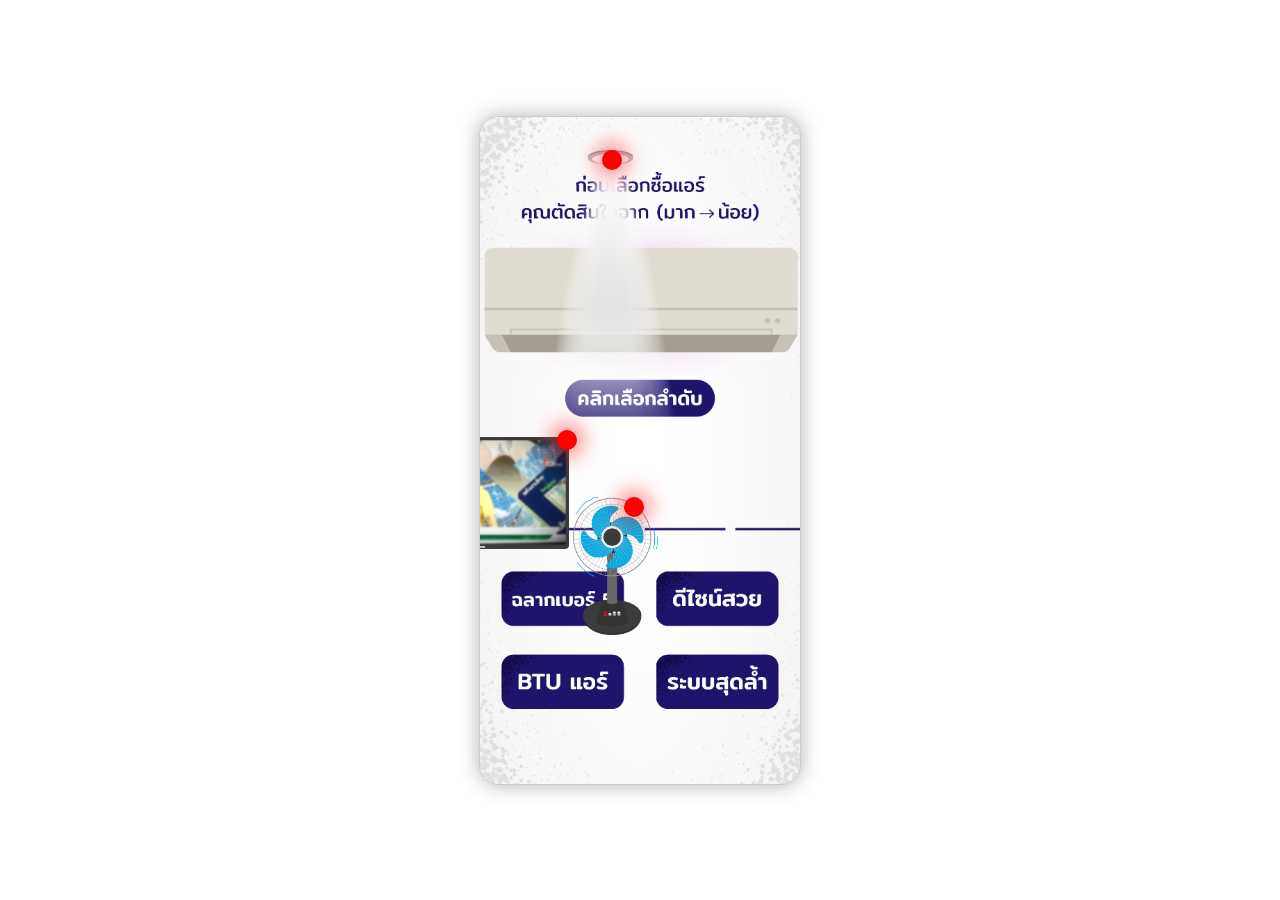
<file: demo2.html>
<!DOCTYPE html>
<html lang="en">
<head>
  <meta charset="UTF-8" />
  <meta name="viewport" content="width=device-width, initial-scale=1.0" />
  <title>SafeThai-Demo-Interactive</title>
  <style>
    @font-face {
      font-family: 'Mitr';
      src: url('/assets/fonts/Mitr-Medium.ttf') format('truetype');
    }

    body, html {
      margin: 0;
      padding: 0;
      width: 100%;
      height: 100vh;
      background-color: #fff;
      display: flex;
      justify-content: center;
      align-items: center;
      font-family: 'Mitr', Arial, sans-serif;
    }

    .mobile-screen {
      width: 100%;
      max-width: 320px;
      height: 100%;
      max-height: 667px;
      background-color: #fff;
      overflow: hidden;
      box-shadow: 0 0 20px rgba(0, 0, 0, 0.3);
      border-radius: 20px;
      position: relative;
      border: 1px solid #ccc;
    }

    .slide-container {
      width: 100%;
      height: 100%;
      position: relative;
    }

    .slide-image {
      position: absolute;
      top: 0;
      left: 0;
      width: 100%;
      height: 100%;
      object-fit: cover;
      opacity: 0;
      transition: opacity 1s ease-in-out;
    }

    .slide-image.active {
      opacity: 1;
      z-index: 1;
    }

    .text-overlay {
      position: absolute;
      left: 50%;
      transform: translateX(-50%);
      font-size: 18px;
      color: #1E146C;
      opacity: 0;
      transition: opacity 1s;
      text-align: center;
      white-space: nowrap;
      z-index: 2;
    }

    .text-top {
      top: 10%;
    }

    .text-bottom {
      bottom: 10%;
    }

    .overlay-element {
      position: absolute;
      z-index: 3;
      transition: opacity 0.5s ease;
    }

    .overlay-element.disabled {
      opacity: 0.3;
    }

    .glow-dot {
      position: absolute;
      width: 20px;
      height: 20px;
      border-radius: 50%;
      background-color: red;
      box-shadow: 0 0 20px 8px rgba(255, 0, 0, 0.4);
      z-index: 4;
      cursor: pointer;
    }
  </style>
</head>
<body>
  <div class="mobile-screen">
    <div class="slide-container" id="slideContainer">
      <img id="img1" class="slide-image" />
      <img id="img2" class="slide-image" />
    </div>
  </div>

  <script>
    const slides = [
      {
        image: "assets/images/27.webp",
        texts: [],
        duration: 10000,
        overlays: [
          {
            id: "fan",
            src: "assets/elements/turn-on-fan.png",
            top: "57%",
            left: "29%",
            width: "85px"
          },
          {
            id: "tv",
            src: "assets/elements/tv-open.png",
            top: "48%",
            left: "-27%",
            width: "175px"
          },
          {
            id: "light",
            src: "assets/elements/turn-on-light.png",
            top: "5%",
            left: "18%",
            width: "145px"
          }
        ],
        glows: [
          { id: "fan", top: "57%", left: "45%" },
          { id: "tv", top: "47%", left: "24%" },
          { id: "light", top: "5%", left: "38%" }
        ]
      }
    ];

    const container = document.getElementById("slideContainer");
    const img1 = document.getElementById("img1");
    const img2 = document.getElementById("img2");
    let currentSlide = 0;
    let isImg1Active = true;

    async function showSlide(index) {
      const slide = slides[index];
      const currentImg = isImg1Active ? img1 : img2;
      const nextImg = isImg1Active ? img2 : img1;

      nextImg.src = slide.image;
      nextImg.classList.add("active");
      currentImg.classList.remove("active");
      isImg1Active = !isImg1Active;

      container.querySelectorAll(".text-overlay, .overlay-element, .glow-dot").forEach(el => el.remove());

      // overlay elements
      if (slide.overlays) {
        slide.overlays.forEach(({ id, src, top, left, width }) => {
          const el = document.createElement("img");
          el.src = src;
          el.className = "overlay-element";
          el.dataset.id = id;
          el.style.top = top;
          el.style.left = left;
          el.style.width = width || "30px";
          container.appendChild(el);
        });
      }

      // glow dots
      if (slide.glows) {
        slide.glows.forEach(({ id, top, left }) => {
          const dot = document.createElement("div");
          dot.className = "glow-dot";
          dot.dataset.target = id;
          dot.style.top = top;
          dot.style.left = left;
          dot.onclick = () => {
            dot.remove();
            const target = container.querySelector(`.overlay-element[data-id='${id}']`);
            if (target) target.classList.add("disabled");
          };
          container.appendChild(dot);
        });
      }

      // transition timing
      const totalDelay = slide.duration || 5000;
      setTimeout(() => {
        currentSlide++;
        if (currentSlide < slides.length) showSlide(currentSlide);
      }, totalDelay);
    }

    showSlide(currentSlide);
  </script>
</body>
</html>
</file>
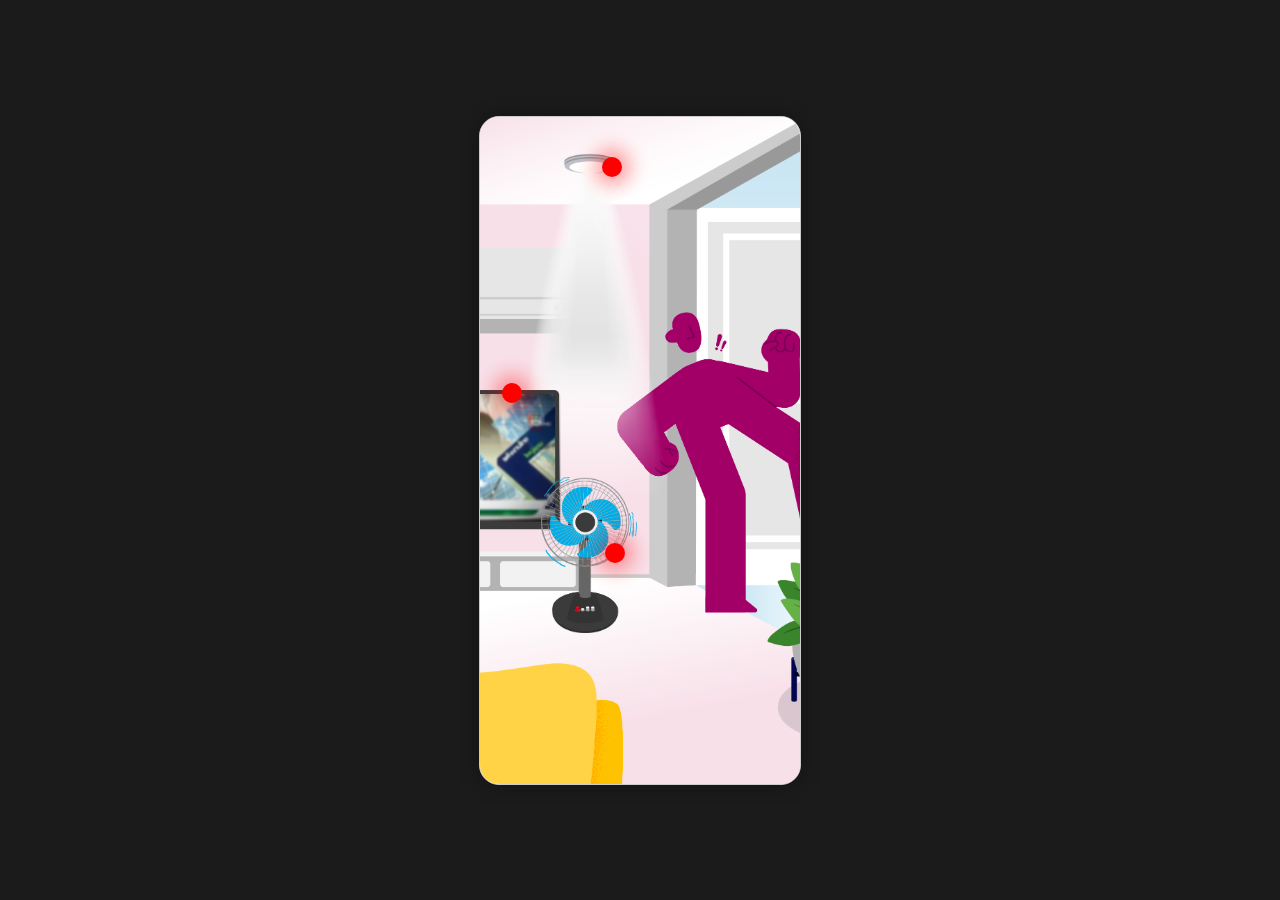
<file: demo3.html>
<!DOCTYPE html>
<html lang="en">

<head>
  <meta charset="UTF-8" />
  <meta name="viewport" content="width=device-width, initial-scale=1.0" />
  <title>SafeThai-Demo-Interactive</title>
  <style>
    @font-face {
      font-family: 'Mitr';
      src: url('/assets/fonts/Mitr-Medium.ttf') format('truetype');
    }

    body,
    html {
      margin: 0;
      padding: 0;
      width: 100%;
      height: 100vh;
      background-color: #1b1b1b;
      display: flex;
      justify-content: center;
      align-items: center;
      font-family: 'Mitr', Arial, sans-serif;
    }

    .mobile-screen {
      width: 100%;
      max-width: 320px;
      height: 100%;
      max-height: 667px;
      background-color: #fff;
      overflow: hidden;
      box-shadow: 0 0 20px rgba(0, 0, 0, 0.3);
      border-radius: 20px;
      position: relative;
      border: 1px solid #ccc;
    }

    .slide-container {
      width: 100%;
      height: 100%;
      position: relative;
    }

    .slide-image {
      position: absolute;
      top: 0;
      left: 0;
      width: 100%;
      height: 100%;
      object-fit: cover;
      opacity: 0;
      transition: opacity 1s ease-in-out;
    }

    .slide-image.active {
      opacity: 1;
      z-index: 1;
    }

    .text-overlay {
      position: absolute;
      left: 50%;
      transform: translateX(-50%);
      font-family: 'Mitr';
      font-size: 18px;
      color: #1E146C;
      opacity: 0;
      transition: opacity 1s;
      text-align: center;
      white-space: nowrap;
      z-index: 2;
    }

    .text-top {
      top: 10%;
    }

    .text-bottom {
      bottom: 10%;
    }

    .overlay {
      position: absolute;
      z-index: 3;
      transition: transform 0.3s ease;
    }

    .glow-dot {
      position: absolute;
      width: 20px;
      height: 20px;
      border-radius: 50%;
      background-color: red;
      box-shadow: 0 0 20px 8px rgba(255, 0, 0, 0.4);
      z-index: 4;
      cursor: pointer;
      transition: opacity 0.3s ease;
    }

    .glow-dot:hover {
      opacity: 0.5;
    }

    .light-off-style {
      width: 51px !important;
      top: 6% !important;
      left: 26% !important;
    }

    .tv-off-style {
      width: 200px !important;
      top: 42% !important;
      left: -40% !important;
    }

    .fan-off-style {
      width: 87px !important;
      top: 54% !important;
      left: 19% !important;
    }
  </style>
</head>

<body>
  <div class="mobile-screen">
    <div class="slide-container" id="slideContainer">
      <img id="img1" class="slide-image" />
      <img id="img2" class="slide-image" />
    </div>
  </div>

  <script>
    const slides = [
      // {
      //   image: "assets/images/1.webp",
      //   texts: [
      //     { content: "วันนี้อากาศร้อนมาก", delay: 1000, position: "bottom" }
      //   ]
      // },
      // {
      //   image: "assets/images/2.webp",
      //   texts: []
      // },
      // {
      //   image: "assets/images/3.webp",
      //   texts: [
      //     { content: "เดือนนี้ร้อนจริง", delay: 2000, position: "top" }
      //   ]
      // },
      // {
      //   image: "assets/images/5.webp",
      //   texts: [
      //     { content: "เปิดแอร์ดีกว่า", delay: 2000, position: "top" },
      //   ]
      // },
      // {
      //   image: "assets/images/7.webp",
      //   texts: [],
      // },
      // {
      //   image: "assets/images/8.webp",
      //   texts: [],
      //   duration: 1000
      // },
      // {
      //   image: "assets/images/9.webp",
      //   texts: [],
      //   duration: 1000
      // },
      // {
      //   image: "assets/images/10.webp",
      //   texts: [],
      //   duration: 1000
      // },
      // {
      //   image: "assets/images/11.webp",
      //   texts: []
      // },
      // {
      //   image: "assets/images/12.webp",
      //   texts: []
      // },
      // {
      //   image: "assets/images/13.webp",
      //   texts: []
      // },
      // {
      //   image: "assets/images/14.webp",
      //   texts: []
      // },
      // {
      //   image: "assets/images/15.webp",
      //   texts: []
      // },
      // {
      //   image: "assets/images/16.webp",
      //   texts: [
      //     { content: "ต้องซื้อแอร์ใหม่แล้ว", delay: 2000, position: "top" }
      //   ]
      // },
      // {
      //   image: "assets/images/18.webp",
      //   texts: []
      // },
      // {
      //   image: "assets/images/19.webp",
      //   texts: []
      // },
      // {
      //   image: "assets/images/20.webp",
      //   texts: [
      //     { content: "คุณเจอร้านขายเเอร์ที่ห้างใกล้ๆ", delay: 2000, position: "top" },
      //   ]
      // },
      // {
      //   image: "assets/images/22.webp",
      //   texts: []
      // },
      // {
      //   image: "assets/images/22.webp",
      //   texts: []
      // },
      // {
      //   image: "assets/images/26_2.webp",
      //   texts: [
      //     { content: "เเต่...", delay: 1000, position: "bottom" },
      //     { content: "คุณลืมอะไรไปหรือเปล่านะ?", delay: 1000, position: "bottom" }
      //   ]
      // },
      {
        image: "assets/images/26_2.webp",
        duration: 8000,
        overlays: [
          {
            id: "light",
            src: "assets/elements/turn-on-light.png",
            offSrc: "assets/elements/turn-off-light.png",
            top: "6%",
            left: "9%",
            width: "162px",
            offClass: "light-off-style"
          },
          {
            id: "tv",
            src: "assets/elements/tv-open.png",
            offSrc: "assets/elements/turn-off-tv.png",
            top: "41%",
            left: "-42%",
            width: "213px",
            offClass: "tv-off-style"
          },
          {
            id: "fan",
            src: "assets/elements/turn-on-fan.png",
            offSrc: "assets/elements/turn-off-fan.png",
            top: "54%",
            left: "19%",
            width: "96px",
            offClass: "fan-off-style"
          }
        ],
        glows: [
          { id: "light", top: "6%", left: "38%" },
          { id: "tv", top: "40%", left: "7%" },
          { id: "fan", top: "64%", left: "39%" }
        ]
      }
    ];

    const container = document.getElementById("slideContainer");
    const img1 = document.getElementById("img1");
    const img2 = document.getElementById("img2");
    let currentSlide = 0;
    let isImg1Active = true;

    async function showSlide(index) {
      const slide = slides[index];
      const currentImg = isImg1Active ? img1 : img2;
      const nextImg = isImg1Active ? img2 : img1;

      nextImg.src = slide.image;
      nextImg.classList.add("active");
      currentImg.classList.remove("active");
      isImg1Active = !isImg1Active;

      container.querySelectorAll(".text-overlay, .overlay, .glow-dot").forEach(el => el.remove());

      if (slide.texts && slide.texts.length > 0) {
        for (const { content, delay, position } of slide.texts) {
          container.querySelectorAll(".text-overlay").forEach(el => el.remove());

          const textDiv = document.createElement("div");
          textDiv.className = "text-overlay";
          textDiv.innerText = content;
          textDiv.classList.add(position === "top" ? "text-top" : "text-bottom");
          container.appendChild(textDiv);

          await new Promise(resolve => setTimeout(resolve, delay || 1000));
          textDiv.style.opacity = 1;

          await new Promise(resolve => setTimeout(resolve, 1500));
        }
      }

      if (slide.overlays) {
        slide.overlays.forEach(({ id, src, offSrc, top, left, width, offClass }) => {
          const img = document.createElement("img");
          img.src = src;
          img.className = "overlay";
          img.style.top = top;
          img.style.left = left;
          img.style.width = width;
          img.dataset.id = id;
          img.dataset.offSrc = offSrc;
          img.dataset.offClass = offClass;
          container.appendChild(img);
        });
      }

      if (slide.glows) {
        slide.glows.forEach(({ id, top, left }) => {
          const dot = document.createElement("div");
          dot.className = "glow-dot";
          dot.style.top = top;
          dot.style.left = left;
          dot.dataset.target = id;

          dot.addEventListener("click", () => {
            const overlay = container.querySelector(`.overlay[data-id='${id}']`);
            if (overlay && overlay.dataset.offSrc) {
              overlay.src = overlay.dataset.offSrc;
              if (overlay.dataset.offClass) {
                overlay.classList.add(overlay.dataset.offClass);
              }
            }
            dot.remove();
          });

          container.appendChild(dot);
        });
      }

      setTimeout(() => {
        currentSlide++;
        if (currentSlide < slides.length) {
          showSlide(currentSlide);
        }
      }, slide.duration || 2000);
    }

    showSlide(currentSlide);
  </script>
</body>

</html>
</file>
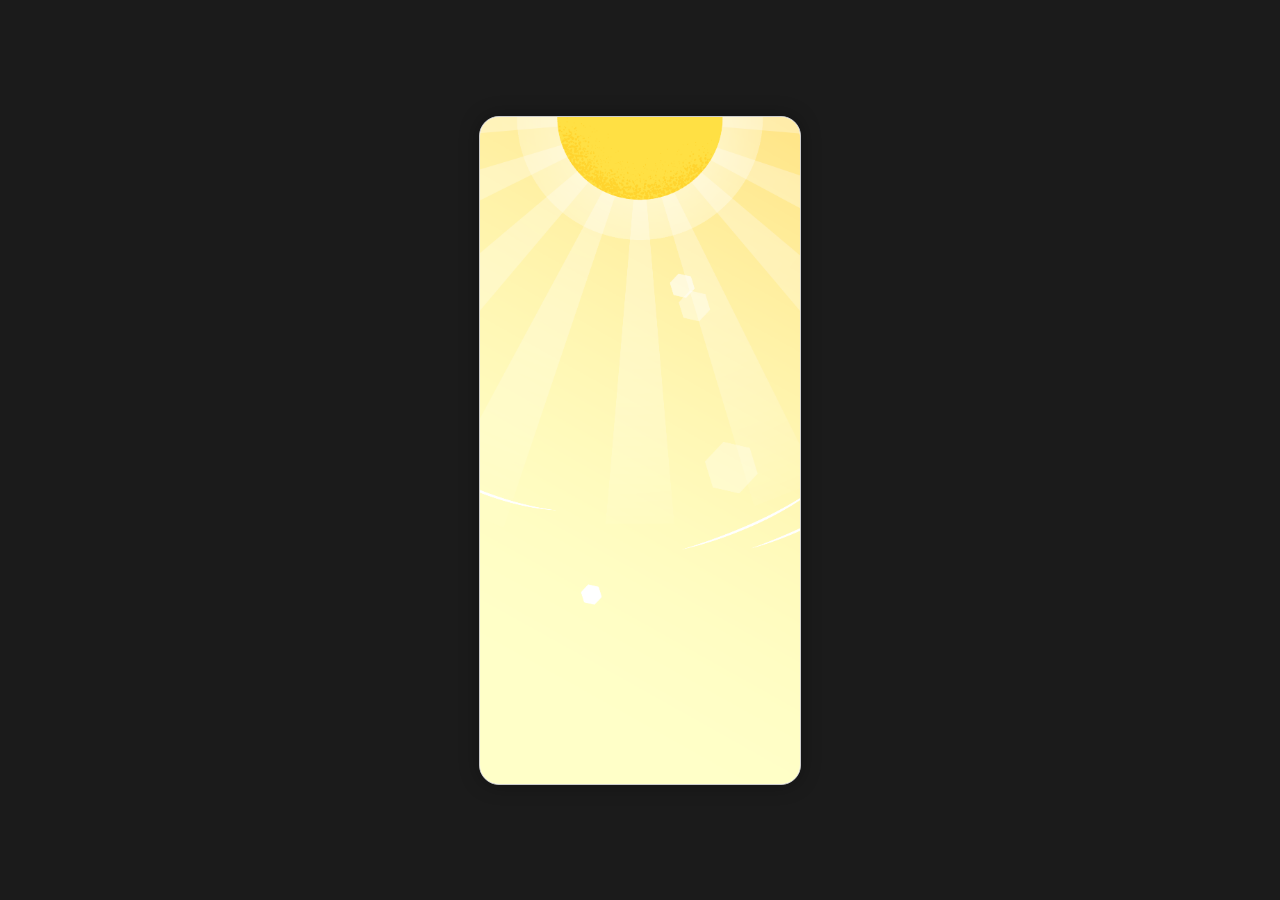
<file: demo4.html>
<!-- โค้ดที่ปรับแล้วตามคำขอ -->
<!DOCTYPE html>
<html lang="en">
<head>
  <meta charset="UTF-8" />
  <meta name="viewport" content="width=device-width, initial-scale=1.0" />
  <title>SafeThai-Demo-Interactive</title>
  <style>
    @font-face {
      font-family: 'Mitr';
      src: url('/assets/fonts/Mitr-Medium.ttf') format('truetype');
    }
    body, html {
      margin: 0;
      padding: 0;
      width: 100%;
      height: 100vh;
      background-color: #1b1b1b;
      display: flex;
      justify-content: center;
      align-items: center;
      font-family: 'Mitr', Arial, sans-serif;
    }
    .mobile-screen {
      width: 100%;
      max-width: 320px;
      height: 100%;
      max-height: 667px;
      background-color: #fff;
      overflow: hidden;
      box-shadow: 0 0 20px rgba(0, 0, 0, 0.3);
      border-radius: 20px;
      position: relative;
      border: 1px solid #ccc;
    }
    .slide-container {
      width: 100%;
      height: 100%;
      position: relative;
    }
    .slide-image {
      position: absolute;
      top: 0;
      left: 0;
      width: 100%;
      height: 100%;
      object-fit: cover;
      opacity: 0;
      transition: opacity 1s ease-in-out;
    }
    .slide-image.active {
      opacity: 1;
      z-index: 1;
    }
    .text-overlay {
      position: absolute;
      left: 50%;
      transform: translateX(-50%);
      font-family: 'Mitr';
      font-size: 18px;
      color: #1E146C;
      opacity: 0;
      transition: opacity 1s;
      text-align: center;
      white-space: nowrap;
      z-index: 2;
    }
    .text-top { top: 10%; }
    .text-bottom { bottom: 10%; }
    .overlay {
      position: absolute;
      z-index: 3;
      transition: transform 0.3s ease;
    }
    .glow-dot {
      position: absolute;
      width: 20px;
      height: 20px;
      border-radius: 50%;
      background-color: red;
      box-shadow: 0 0 20px 8px rgba(255, 0, 0, 0.4);
      z-index: 4;
      cursor: pointer;
      transition: opacity 0.3s ease;
    }
    .glow-dot:hover { opacity: 0.5; }
    .light-off-style { width: 51px !important; top: 6% !important; left: 26% !important; }
    .tv-off-style { width: 200px !important; top: 42% !important; left: -40% !important; }
    .fan-off-style { width: 87px !important; top: 54% !important; left: 19% !important; }
    .progress-bar {
      position: absolute;
      bottom: 0;
      left: 0;
      height: 6px;
      width: 100%;
      background-color: #ddd;
      z-index: 5;
      overflow: hidden;
    }
    .progress-fill {
      height: 100%;
      width: 0%;
      background-color: #1E146C;
      transition: width 5s linear;
    }
  </style>
</head>
<body>
  <div class="mobile-screen">
    <div class="slide-container" id="slideContainer">
      <img id="img1" class="slide-image" />
      <img id="img2" class="slide-image" />
    </div>
  </div>
  <script>
    const slides = [
      { image: "assets/images/1.webp", texts: [{ content: "วันนี้อากาศร้อนมาก", delay: 1000, position: "bottom" }] },
      // ... (คัดออกเพื่อย่อ)
      { image: "assets/images/26_2.webp", texts: [{ content: "เเต่...", delay: 1000, position: "bottom" }, { content: "คุณลืมอะไรไปหรือเปล่านะ?", delay: 1000, position: "bottom" }] },
      { image: "assets/images/27.webp", duration: 8000, overlays: [
          { id: "light", src: "assets/elements/turn-on-light.png", offSrc: "assets/elements/turn-off-light.png", top: "6%", left: "9%", width: "162px", offClass: "light-off-style" },
          { id: "tv", src: "assets/elements/tv-open.png", offSrc: "assets/elements/turn-off-tv.png", top: "41%", left: "-42%", width: "213px", offClass: "tv-off-style" },
          { id: "fan", src: "assets/elements/turn-on-fan.png", offSrc: "assets/elements/turn-off-fan.png", top: "54%", left: "19%", width: "96px", offClass: "fan-off-style" }
        ],
        glows: [
          { id: "light", top: "6%", left: "38%" },
          { id: "tv", top: "40%", left: "7%" },
          { id: "fan", top: "64%", left: "39%" }
        ]
      },
      { image: "assets/images/28.webp", texts: [] },
      { image: "assets/images/29.webp", texts: [] }
    ];

    const container = document.getElementById("slideContainer");
    const img1 = document.getElementById("img1");
    const img2 = document.getElementById("img2");
    let currentSlide = 0;
    let isImg1Active = true;

    async function showSlide(index) {
      const slide = slides[index];
      const currentImg = isImg1Active ? img1 : img2;
      const nextImg = isImg1Active ? img2 : img1;

      nextImg.src = slide.image;
      nextImg.classList.add("active");
      currentImg.classList.remove("active");
      isImg1Active = !isImg1Active;

      container.querySelectorAll(".text-overlay, .overlay, .glow-dot, .progress-bar").forEach(el => el.remove());

      if (slide.texts) {
        for (const { content, delay, position } of slide.texts) {
          const textDiv = document.createElement("div");
          textDiv.className = "text-overlay";
          textDiv.innerText = content;
          textDiv.classList.add(position === "top" ? "text-top" : "text-bottom");
          container.appendChild(textDiv);
          await new Promise(resolve => setTimeout(resolve, delay || 1000));
          textDiv.style.opacity = 1;
          await new Promise(resolve => setTimeout(resolve, 1500));
        }
      }

      if (slide.overlays) {
        slide.overlays.forEach(({ id, src, offSrc, top, left, width, offClass }) => {
          const img = document.createElement("img");
          img.src = src;
          img.className = "overlay";
          img.style.top = top;
          img.style.left = left;
          img.style.width = width;
          img.dataset.id = id;
          img.dataset.offSrc = offSrc;
          img.dataset.offClass = offClass;
          container.appendChild(img);
        });
      }

      let clicked = new Set();
      if (slide.glows) {
        slide.glows.forEach(({ id, top, left }) => {
          const dot = document.createElement("div");
          dot.className = "glow-dot";
          dot.style.top = top;
          dot.style.left = left;
          dot.dataset.target = id;

          dot.addEventListener("click", () => {
            clicked.add(id);
            const overlay = container.querySelector(`.overlay[data-id='${id}']`);
            if (overlay && overlay.dataset.offSrc) {
              overlay.src = overlay.dataset.offSrc;
              if (overlay.dataset.offClass) {
                overlay.classList.add(overlay.dataset.offClass);
              }
            }
            dot.remove();
          });

          container.appendChild(dot);
        });

        // Progress bar
        const progressBar = document.createElement("div");
        progressBar.className = "progress-bar";
        const progressFill = document.createElement("div");
        progressFill.className = "progress-fill";
        progressBar.appendChild(progressFill);
        container.appendChild(progressBar);

        requestAnimationFrame(() => {
          progressFill.style.width = "100%";
        });

        setTimeout(() => {
          currentSlide = (clicked.has("light") && clicked.has("tv") && clicked.has("fan")) ? 28 : 29;
          showSlide(currentSlide);
        }, 5000);
        return;
      }

      setTimeout(() => {
        currentSlide++;
        if (currentSlide < slides.length) {
          showSlide(currentSlide);
        }
      }, slide.duration || 2000);
    }

    showSlide(currentSlide);
  </script>
</body>
</html>
</file>
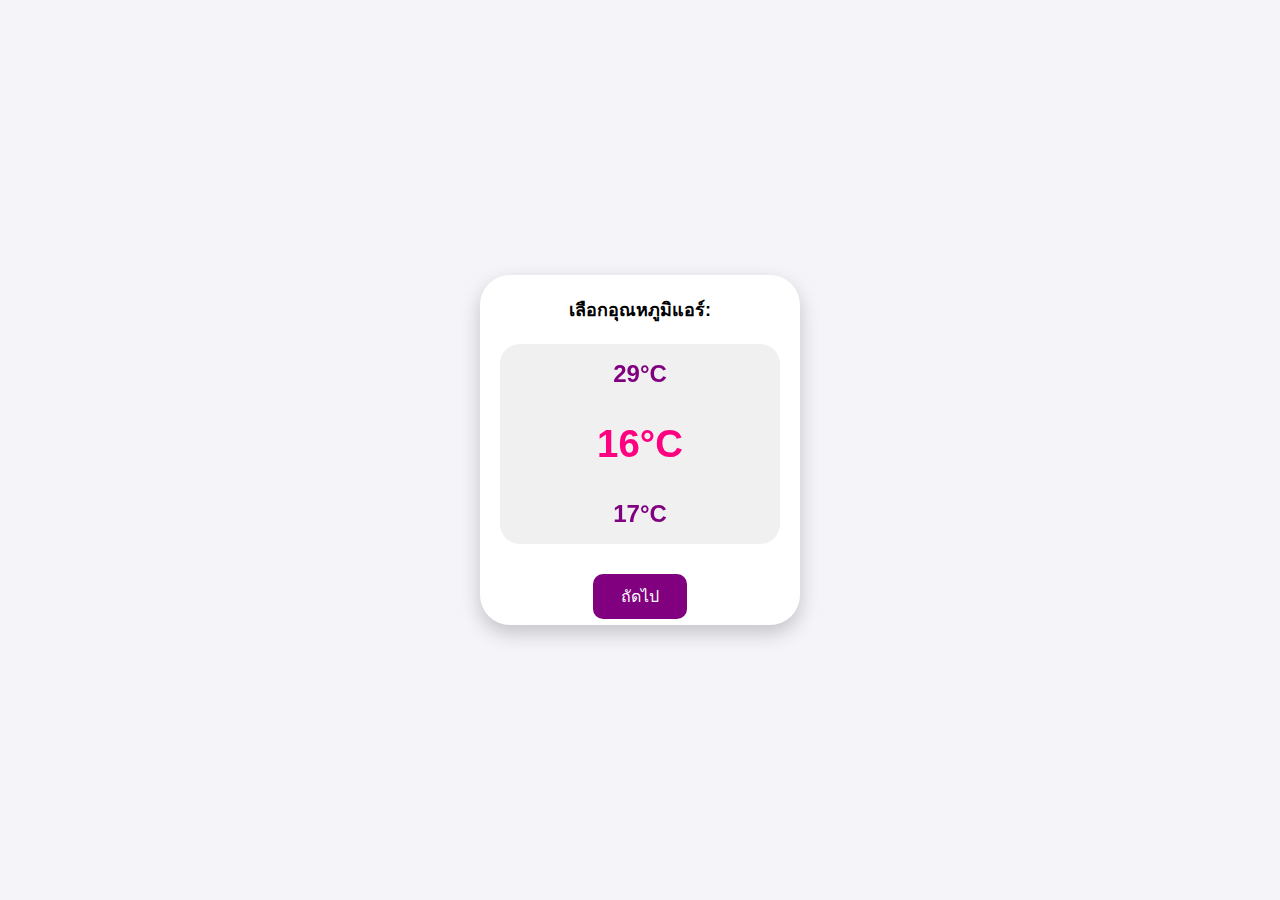
<file: formtemperature.html>
<!DOCTYPE html>
<html lang="th">

<head>
    <meta charset="UTF-8">
    <meta name="viewport" content="width=device-width, initial-scale=1.0">
    <title>Temperature Picker</title>
    <link rel="stylesheet" href="https://unpkg.com/swiper@10/swiper-bundle.min.css" />
    <style>
        body {
            background-color: #f4f4f9;
            font-family: 'Mitr', Arial, sans-serif;
            margin: 0;
            display: flex;
            align-items: center;
            justify-content: center;
            height: 100vh;
            overflow: hidden;
        }

        .remote-container {
            width: 280px;
            height: 310px;
            background-color: #ffffff;
            padding: 20px;
            border-radius: 30px;
            box-shadow: 0 8px 20px rgba(0, 0, 0, 0.2);
            text-align: center;
            position: relative;
            overflow: hidden;
        }

        .temp-label {
            font-size: 18px;
            font-weight: bold;
            margin-bottom: 20px;
            color: #000;
        }

        .swiper-container {
            width: 100%;
            height: 200px;
            margin-bottom: 20px;
            overflow: hidden;
            border-radius: 20px;
            background-color: #f0f0f0;
        }

        .swiper-slide {
            display: flex;
            align-items: center;
            justify-content: center;
            font-size: 24px;
            font-weight: bold;
            color: #800080;
            transition: all 0.3s ease;
        }

        .swiper-slide-active {
            font-size: 32px !important;
            color: #ff0080 !important;
            transform: scale(1.2) !important;
        }

        .submit-btn {
            background-color: #800080;
            color: #fff;
            border: none;
            padding: 10px 28px;
            border-radius: 10px;
            cursor: pointer;
            font-size: 16px;
            margin-top: 10px;
        }
    </style>
</head>

<body>
    <div class="remote-container" id="form-wrapper">
        <div class="temp-label">เลือกอุณหภูมิแอร์:</div>
        <div class="swiper-container">
            <div class="swiper-wrapper" id="temp-options"></div>
        </div>
        <button class="submit-btn" id="submitFormBtn">ถัดไป</button>
    </div>

    <script src="https://unpkg.com/swiper@10/swiper-bundle.min.js"></script>
    <script>
        const tempRange = Array.from({ length: 14 }, (_, i) => 16 + i);
        const tempOptionsContainer = document.getElementById('temp-options');
        tempRange.forEach(temp => {
            const slide = document.createElement('div');
            slide.classList.add('swiper-slide');
            slide.textContent = `${temp}°C`;
            tempOptionsContainer.appendChild(slide);
        });

        const swiper = new Swiper('.swiper-container', {
            direction: 'vertical',
            slidesPerView: 3,
            centeredSlides: true,
            spaceBetween: 10,
            loop: true,
        });

        document.getElementById("submitFormBtn").addEventListener("click", () => {
            // ดึงค่าอุณหภูมิที่เลือกจาก slide ตรงกลาง
            const activeIndex = swiper.realIndex;
            const selectedTemp = tempRange[activeIndex];
            console.log(`🌡️ คุณเลือกอุณหภูมิ: ${selectedTemp}°C`);
            localStorage.setItem("selectedTemp", selectedTemp);

            // ลบฟอร์มออก
            document.getElementById("form-wrapper").remove();

            // ไปสไลด์ถัดไป
            // goToNextSlide();
        });

    </script>
</body>

</html>
</file>
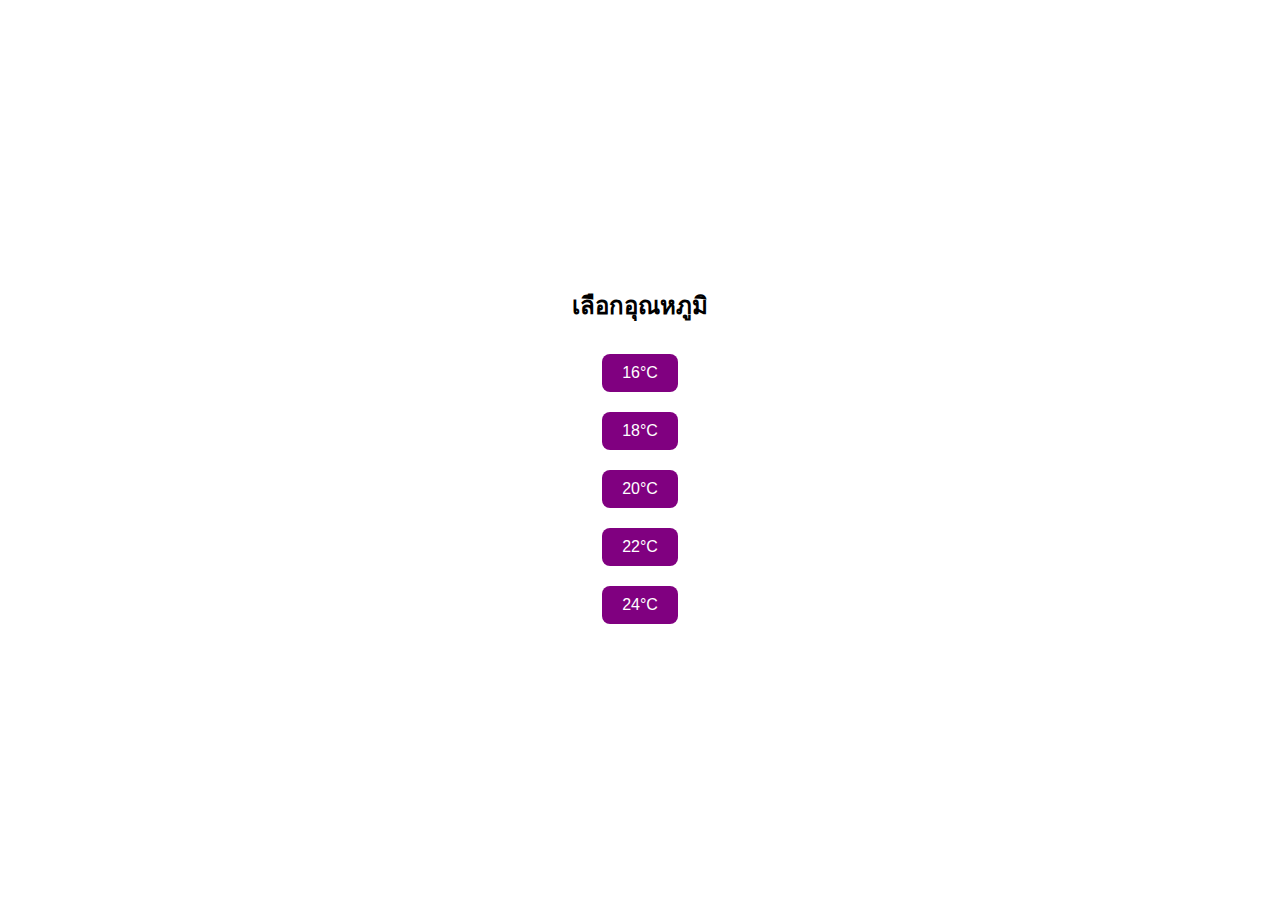
<file: assets/formtemperature.html>
<!-- <!DOCTYPE html>
<html lang="th">

<head>
    <meta charset="UTF-8">
    <meta name="viewport" content="width=device-width, initial-scale=1.0">
    <title>SafeThai-Demo-Interactive</title>
    <link rel="stylesheet" href="https://unpkg.com/swiper@10/swiper-bundle.min.css" />
    <style>
        @font-face {
            font-family: 'Mitr';
            src: url('/assets/fonts/Mitr-Medium.ttf') format('truetype');
        }

        body {
            background-image: url('');
            font-family: 'Mitr', Arial, sans-serif;
            margin: 0;
            display: flex;
            align-items: center;
            justify-content: center;
            height: 100vh;
            overflow: hidden;
            font-family: 'Mitr', Arial, sans-serif;

        }

        .remote-container {
            width: 280px;
            height: 310px;
            background-color: #ffffff;
            padding: 20px;
            border-radius: 30px;
            box-shadow: 0 8px 20px rgba(0, 0, 0, 0.2);
            text-align: center;
            position: relative;
            overflow: hidden;
        }

        .temp-label {
            font-size: 18px;
            font-weight: bold;
            margin-bottom: 20px;
            color: #000;
        }

        .swiper-container {
            width: 100%;
            height: 200px;
            margin-bottom: 20px;
            overflow: hidden;
            border-radius: 20px;
            background-color: #f0f0f0;
        }

        .swiper-slide {
            display: flex;
            align-items: center;
            justify-content: center;
            font-size: 24px;
            font-weight: bold;
            color: #800080;
            transition: all 0.3s ease;
        }

        .swiper-slide-active {
            font-size: 32px !important;
            color: #ff0080 !important;
            transform: scale(1.2) !important;
        }

        .submit-btn {
            background-color: #800080;
            color: #fff;
            border: none;
            padding: 10px 28px;
            border-radius: 10px;
            cursor: pointer;
            font-size: 16px;
            margin-top: 10px;
            font-family: 'Mitr', Arial, sans-serif;

        }
    </style>
</head>

<body>
    <div class="remote-container" id="form-wrapper">
        <div class="temp-label">เลือกอุณหภูมิแอร์:</div>
        <div class="swiper-container">
            <div class="swiper-wrapper" id="temp-options"></div>
        </div>
        <button class="submit-btn" id="submitFormBtn">ถัดไป</button>
    </div>

    <script src="https://unpkg.com/swiper@10/swiper-bundle.min.js"></script>
    <script>
        const tempRange = Array.from({ length: 14 }, (_, i) => 16 + i);
        const tempOptionsContainer = document.getElementById('temp-options');
        tempRange.forEach(temp => {
            const slide = document.createElement('div');
            slide.classList.add('swiper-slide');
            slide.textContent = `${temp}°C`;
            tempOptionsContainer.appendChild(slide);
        });

        const swiper = new Swiper('.swiper-container', {
            direction: 'vertical',
            slidesPerView: 3,
            centeredSlides: true,
            spaceBetween: 10,
            loop: true,
        });

        document.getElementById("submitFormBtn").addEventListener("click", () => {
            // ดึงค่าอุณหภูมิที่เลือกจาก slide ตรงกลาง
            const activeIndex = swiper.realIndex;
            const selectedTemp = tempRange[activeIndex];
            console.log(`🌡️ คุณเลือกอุณหภูมิ: ${selectedTemp}°C`);
            localStorage.setItem("selectedTemp", selectedTemp);

            // ลบฟอร์มออก
            document.getElementById("form-wrapper").remove();

            // ไปสไลด์ถัดไป
            // goToNextSlide();
        });

    </script>

    <script>
        document.getElementById("submitFormBtn").addEventListener("click", () => {
            const temp = localStorage.getItem("selectedTemp") || "ไม่เลือก";
            parent.postMessage({ type: 'temperatureSelected', temp: temp }, "*");
        });
    </script>

    <script>
        function selectTemperature(temp) {
            window.parent.postMessage({ type: "temperatureSelected", temp: temp }, "*");
        }
    </script>

</body>

</html> -->

<!DOCTYPE html>
<html>
<head>
  <meta charset="UTF-8">
  <title>Temperature Form</title>
  <style>
    body {
      display: flex;
      flex-direction: column;
      align-items: center;
      justify-content: center;
      height: 100vh;
      margin: 0;
      font-family: Arial, sans-serif;
    }
    button {
      padding: 10px 20px;
      font-size: 16px;
      margin: 10px;
      background-color: #800080;
      color: white;
      border: none;
      border-radius: 8px;
      cursor: pointer;
    }
  </style>
</head>
<body>
  <h2>เลือกอุณหภูมิ</h2>
  <button onclick="selectTemperature(16)">16°C</button>
  <button onclick="selectTemperature(18)">18°C</button>
  <button onclick="selectTemperature(20)">20°C</button>
  <button onclick="selectTemperature(22)">22°C</button>
  <button onclick="selectTemperature(24)">24°C</button>

  <script>
    function selectTemperature(temp) {
      console.log("📤 ส่งข้อมูล temperature:", temp);
      window.parent.postMessage({ type: "temperatureSelected", temp: temp }, "*");
    }
  </script>
</body>
</html>
</file>
